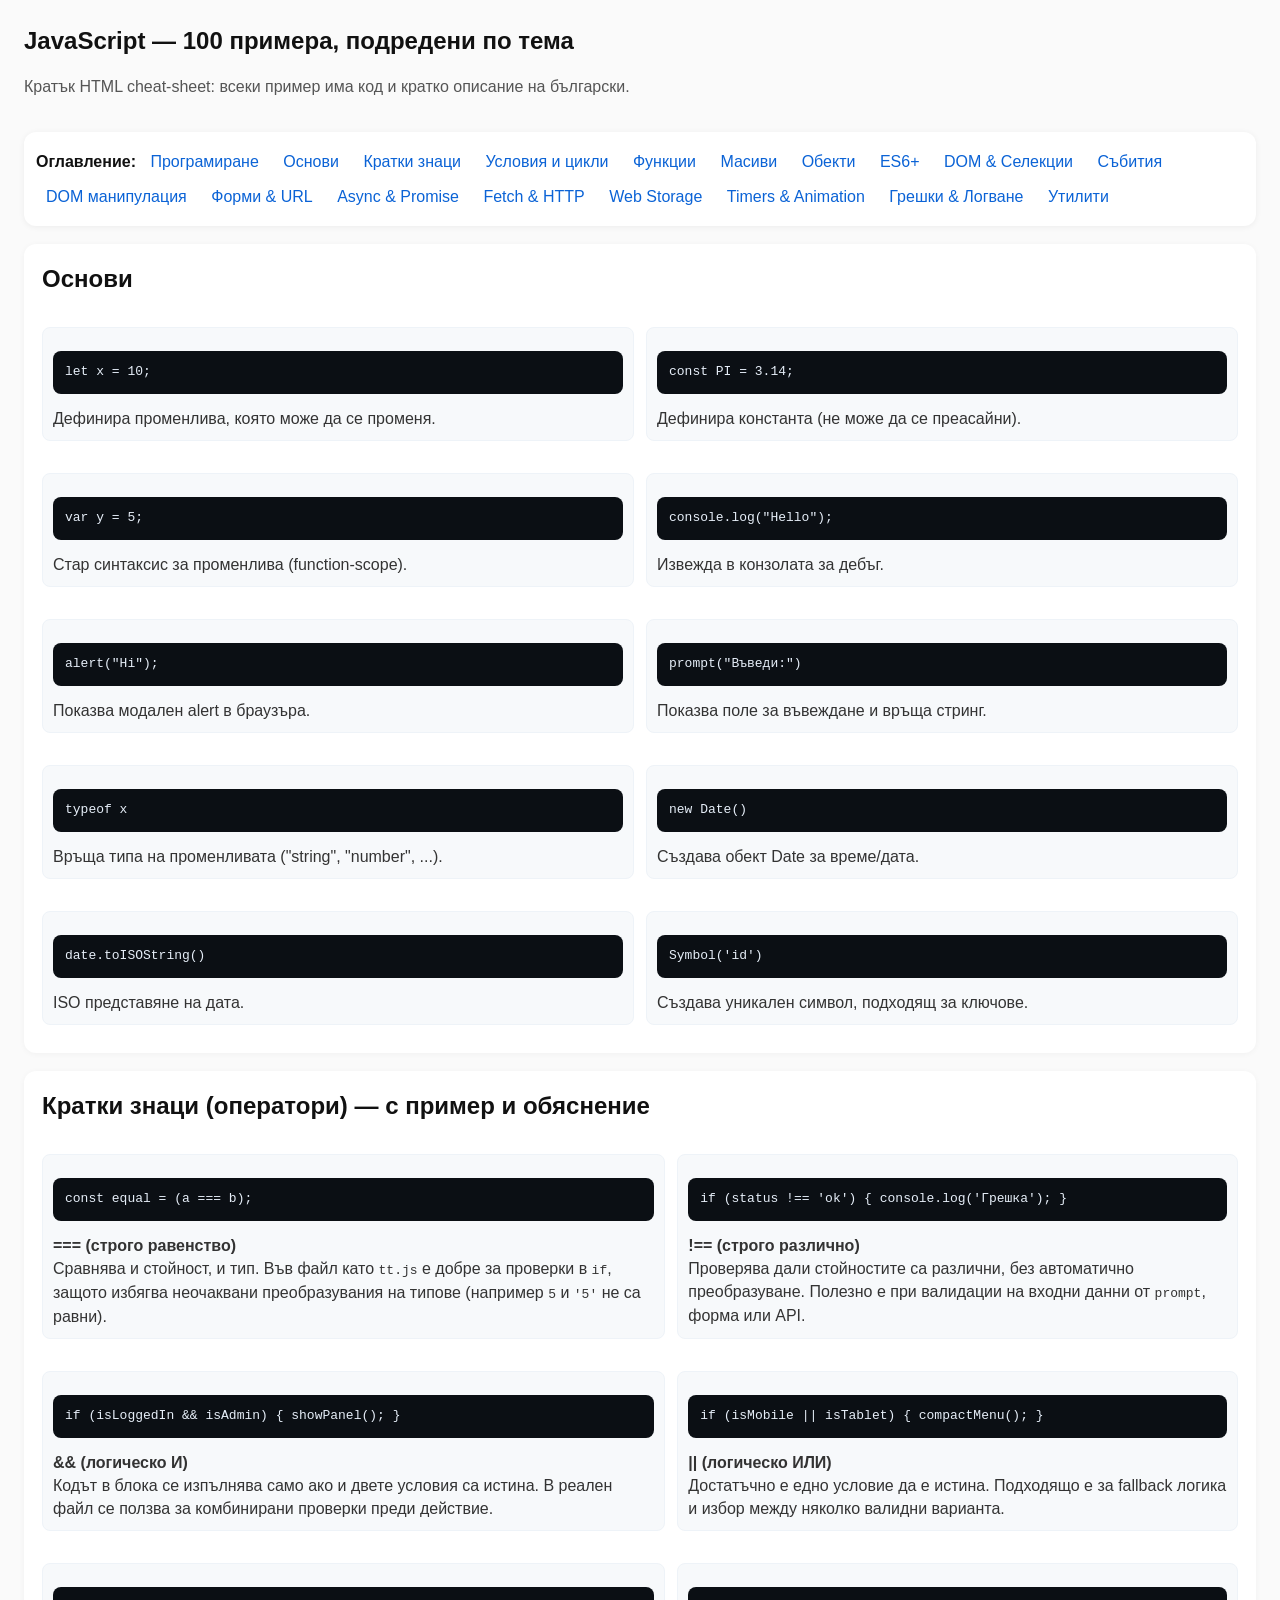
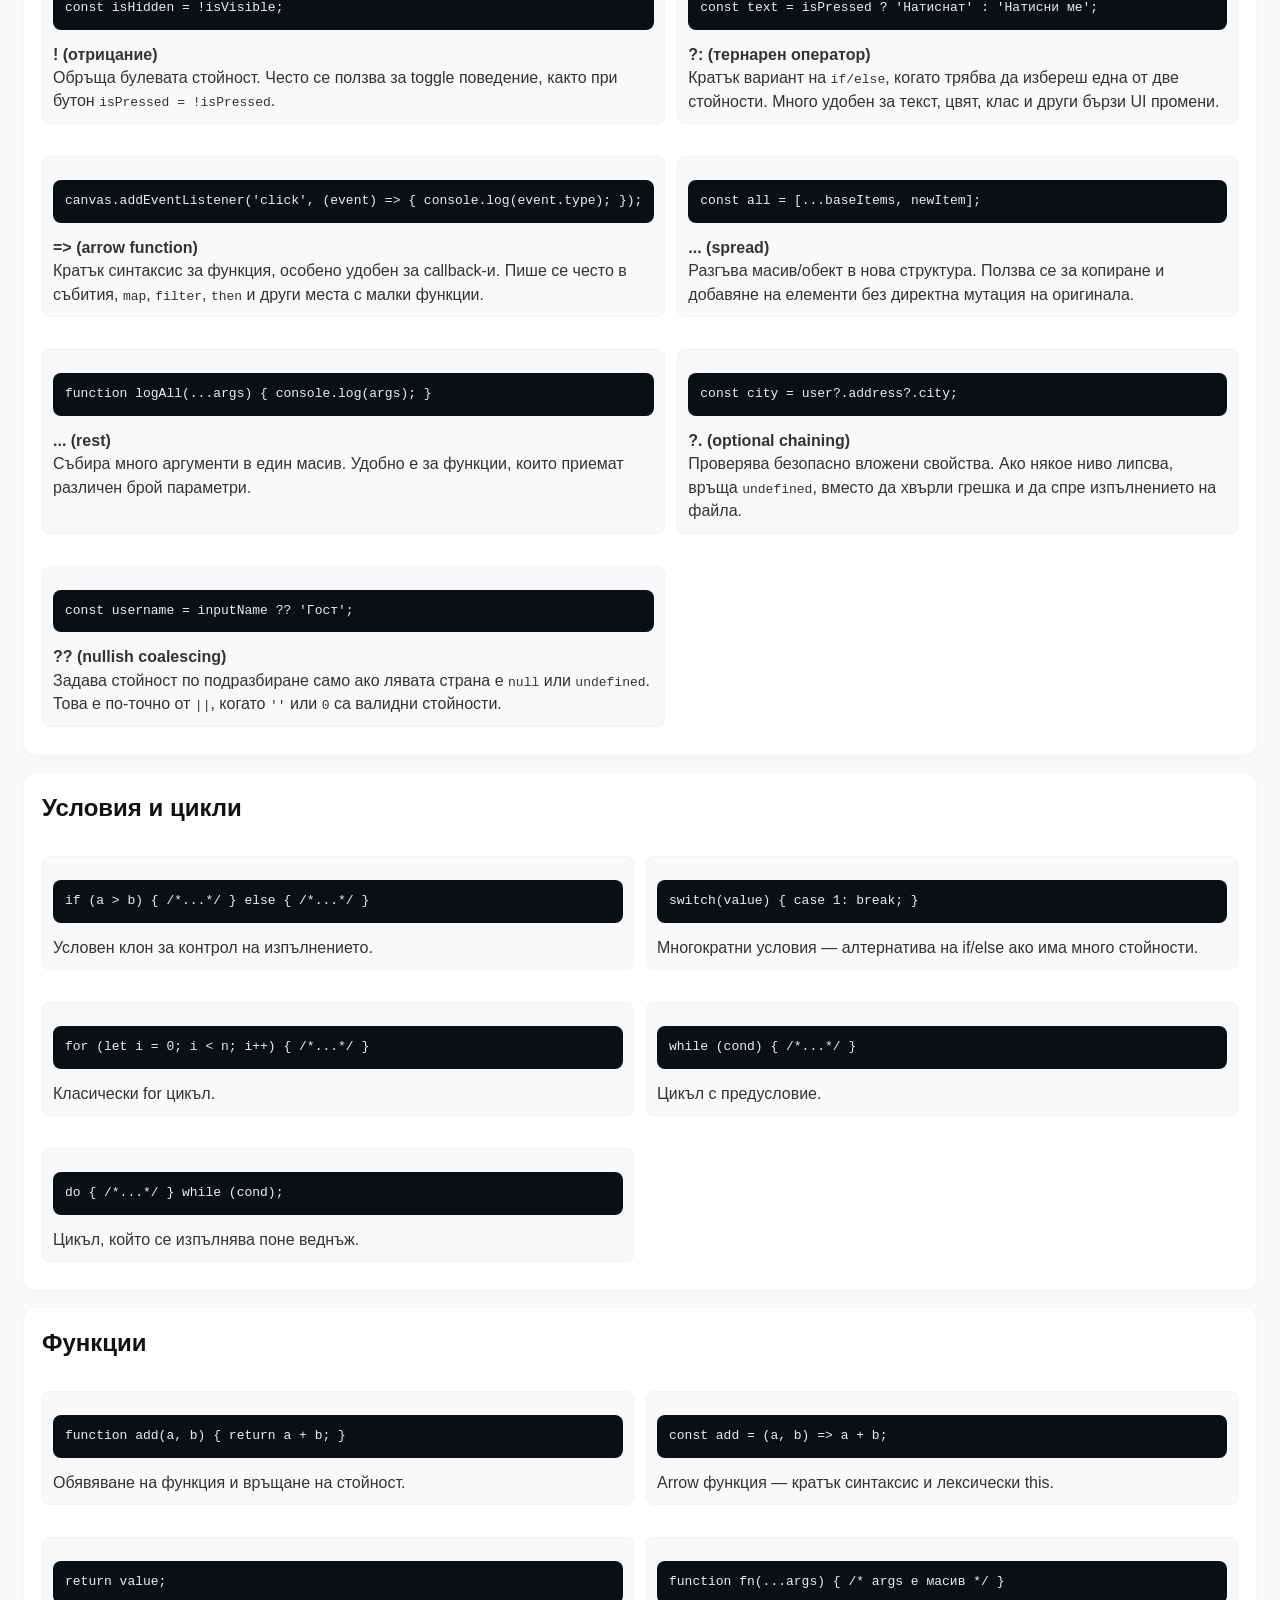
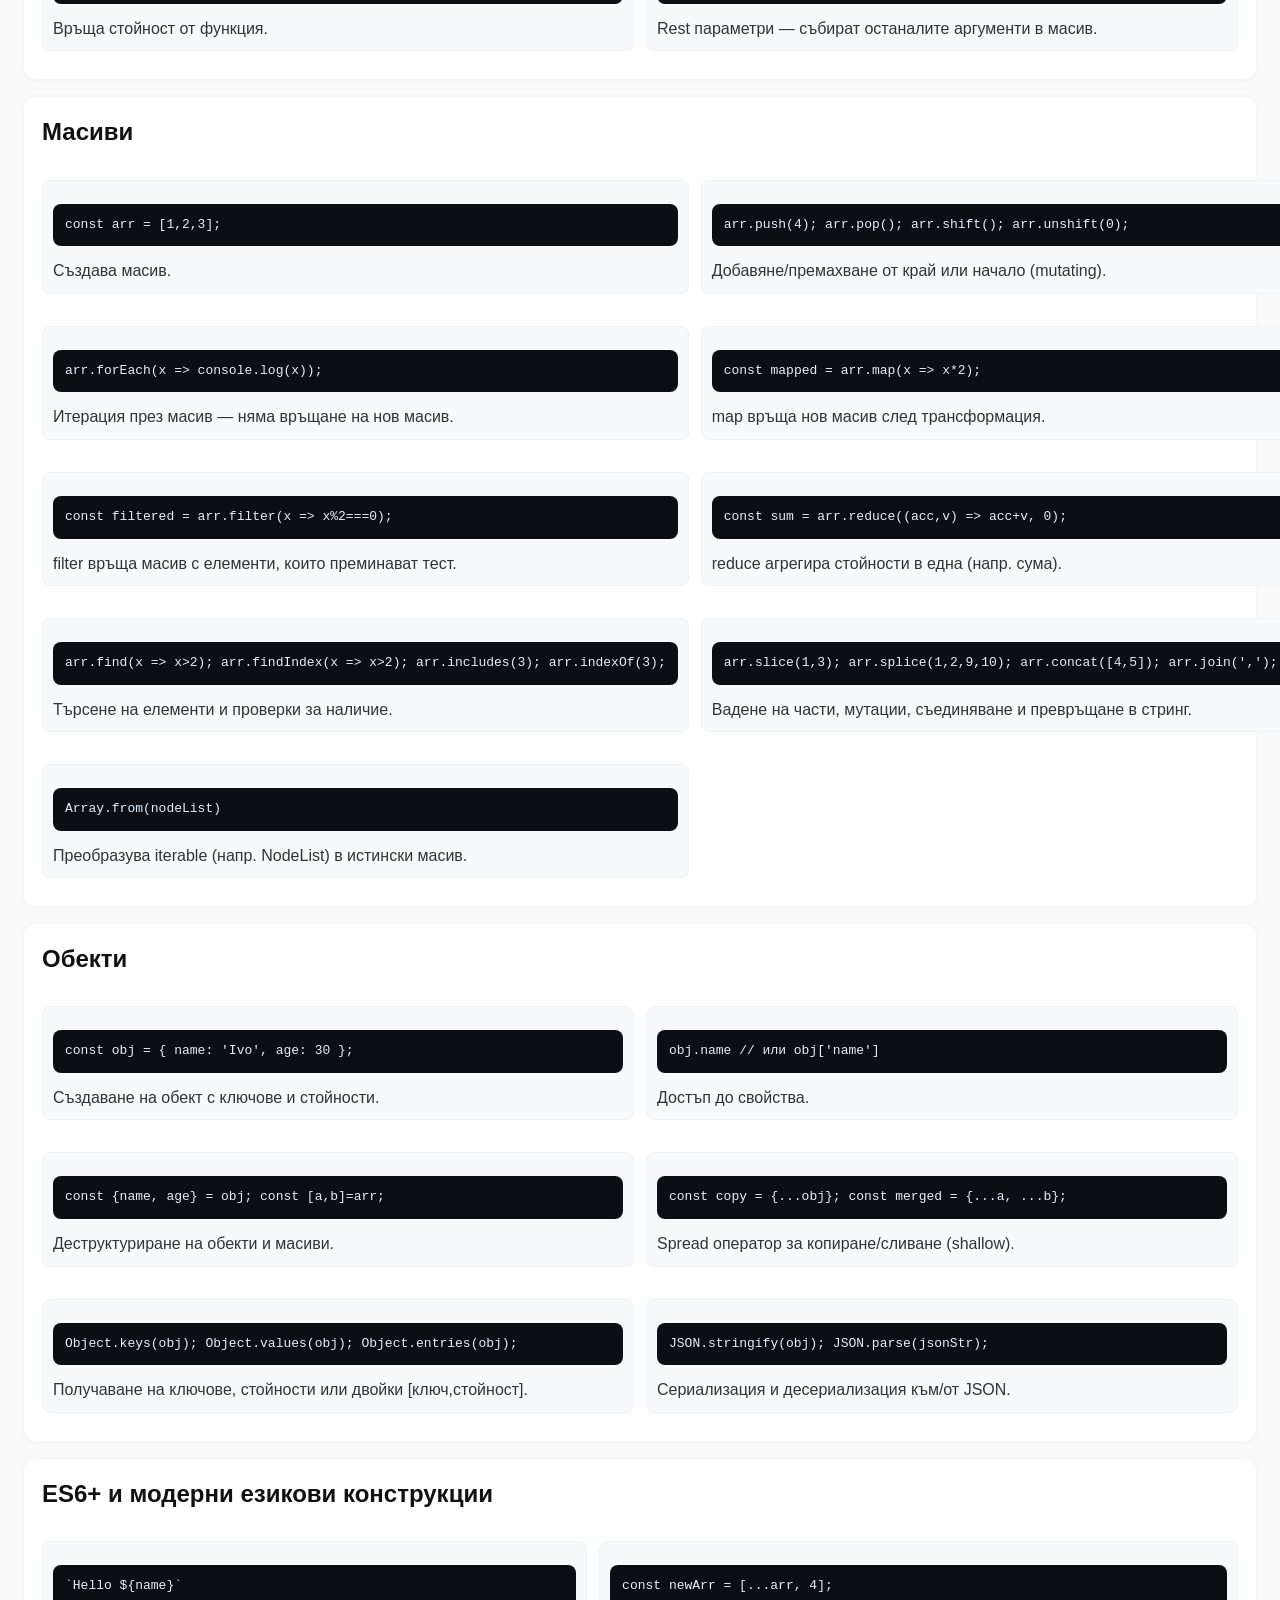
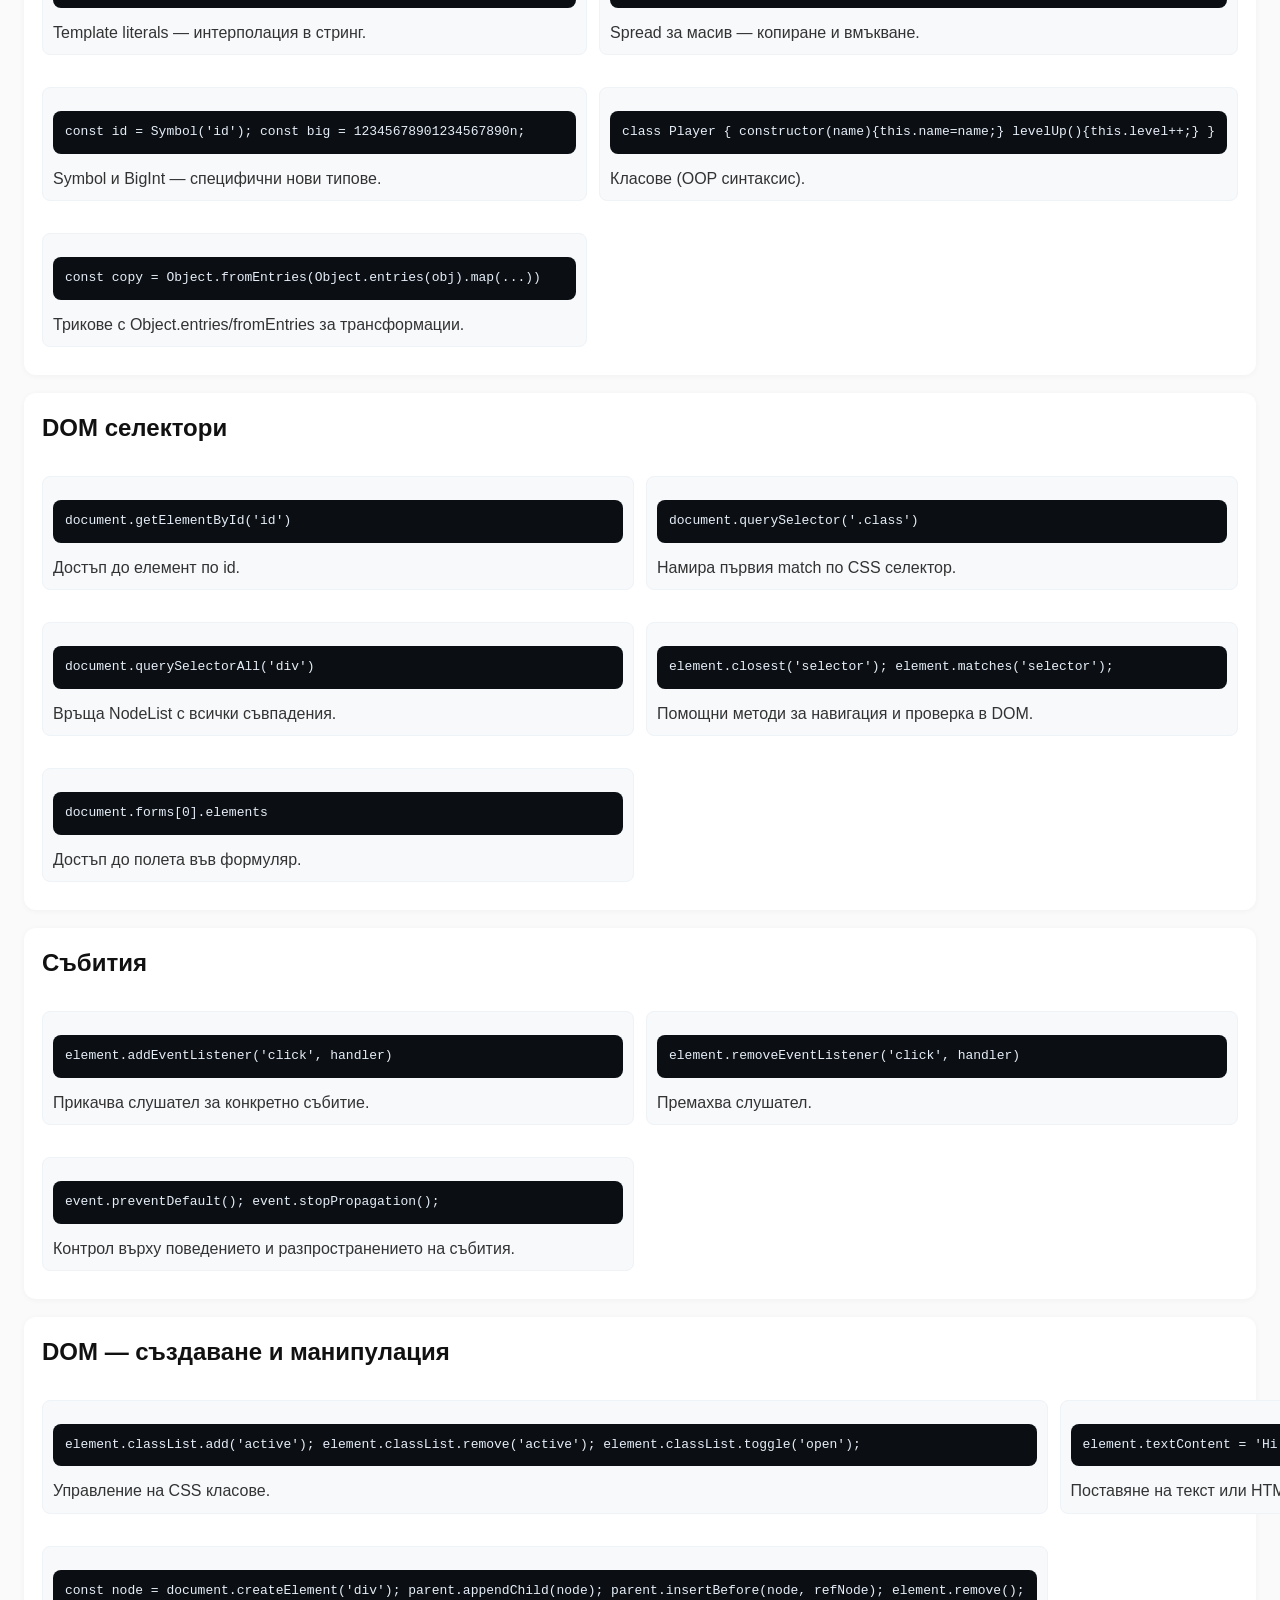
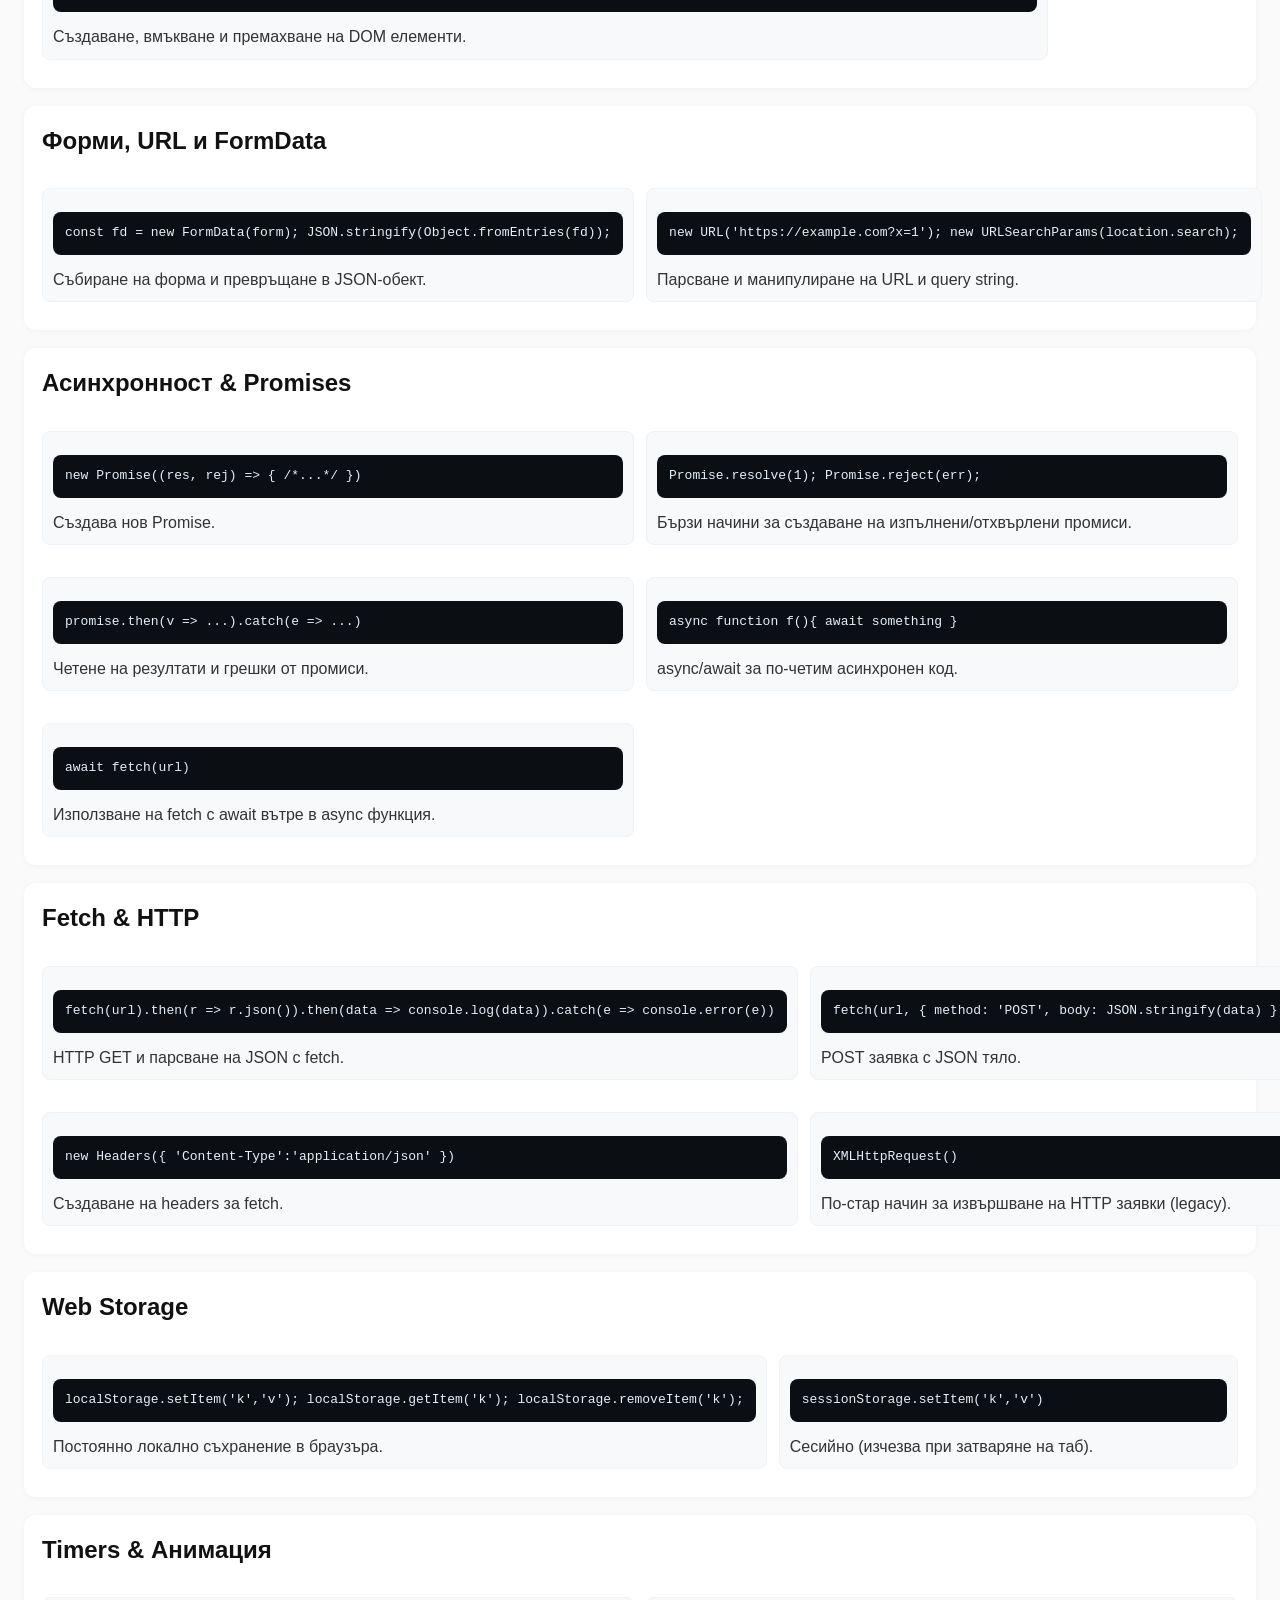
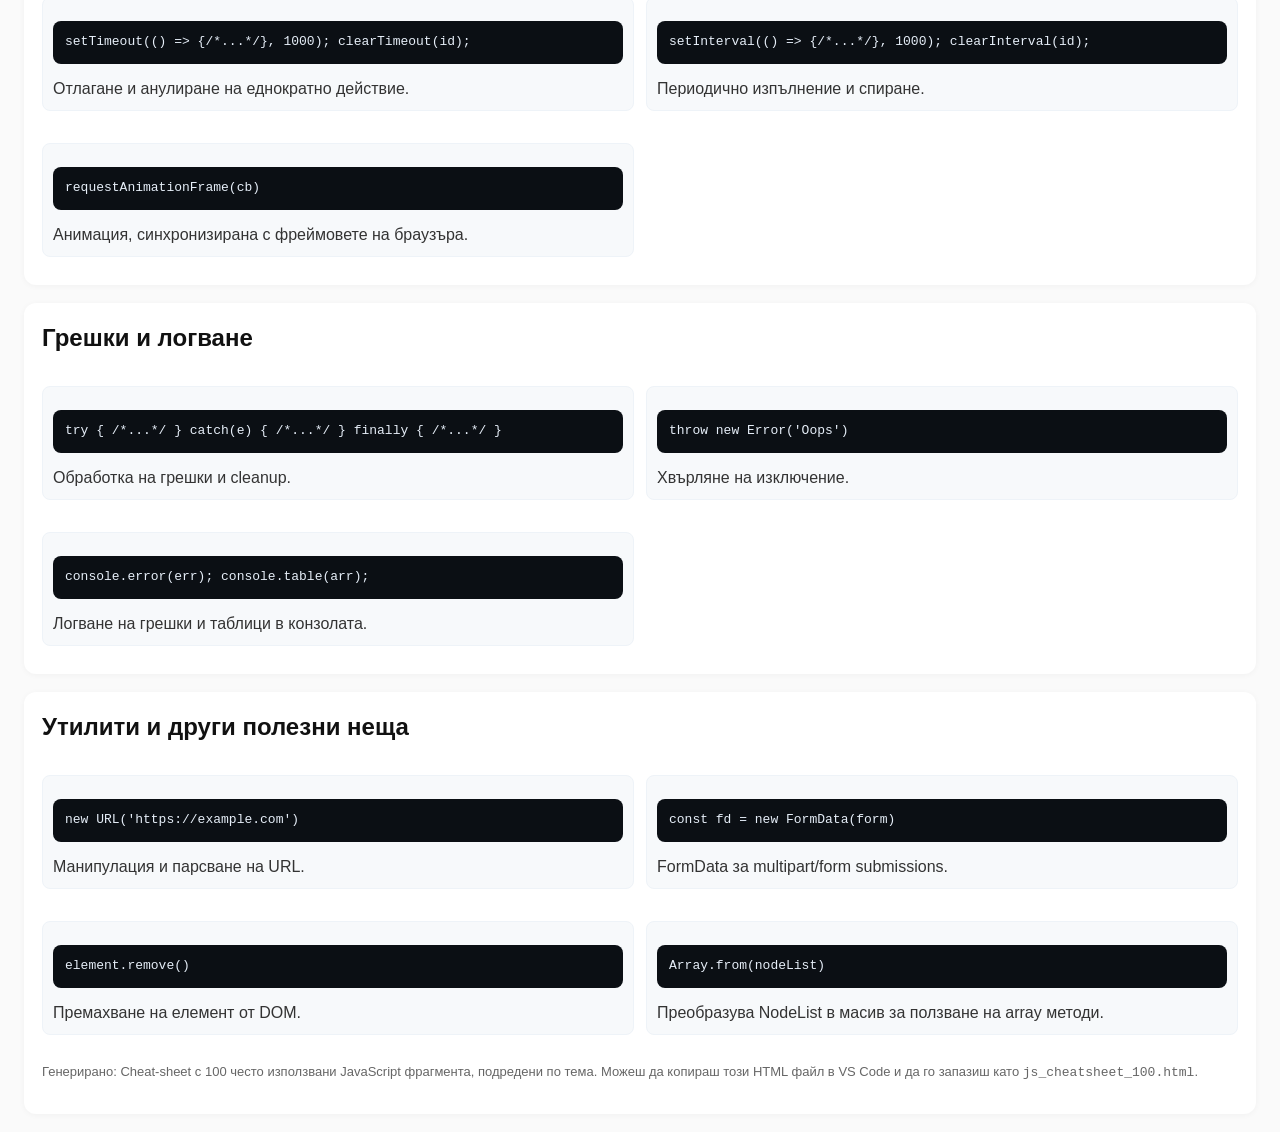
<file: index.html>
<!doctype html>
<html lang="en">
<head>
  <meta charset="utf-8">
  <meta name="viewport" content="width=device-width, initial-scale=1">
  <title>Redirecting...</title>
  <meta http-equiv="refresh" content="0; url=./100.html">
  <link rel="canonical" href="./100.html">
  <script>
    window.location.replace('./100.html');
  </script>
</head>
<body>
  <p>Redirecting to <a href="./100.html">100.html</a>...</p>
</body>
</html>
</file>
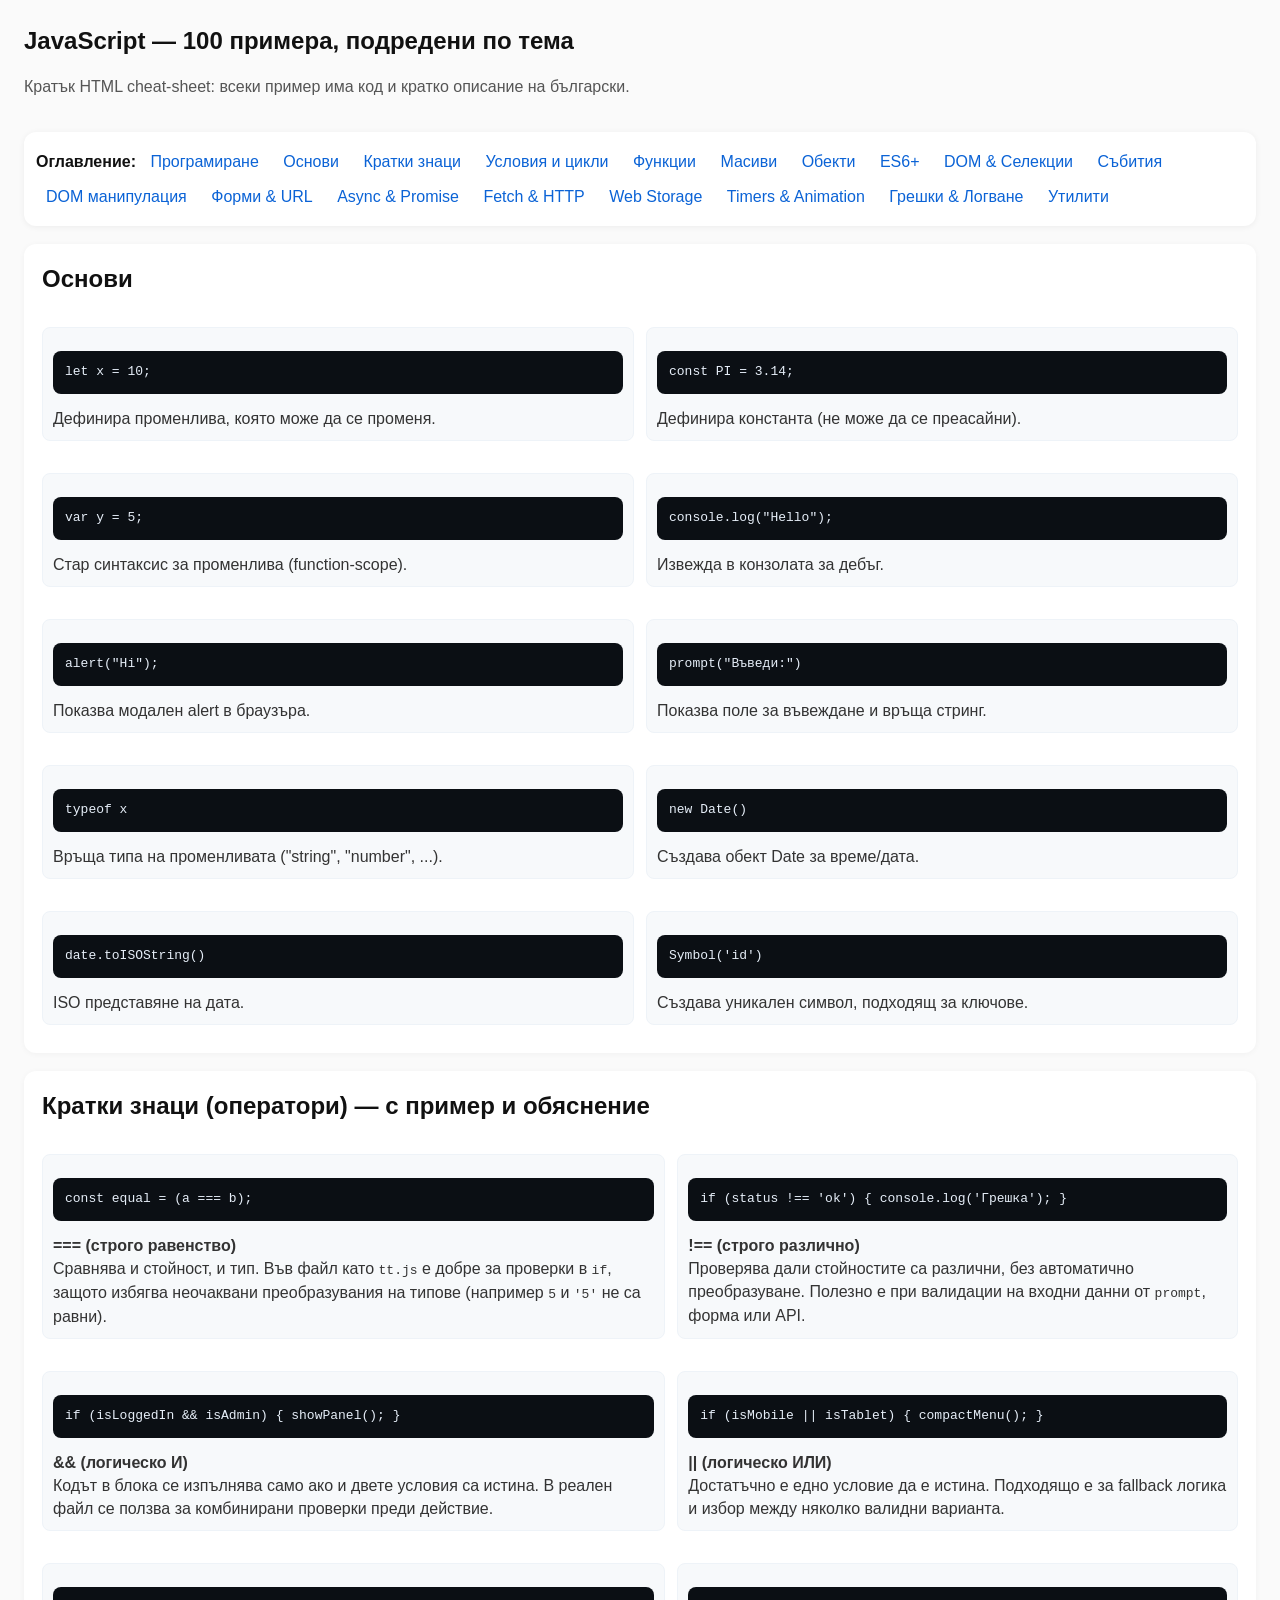
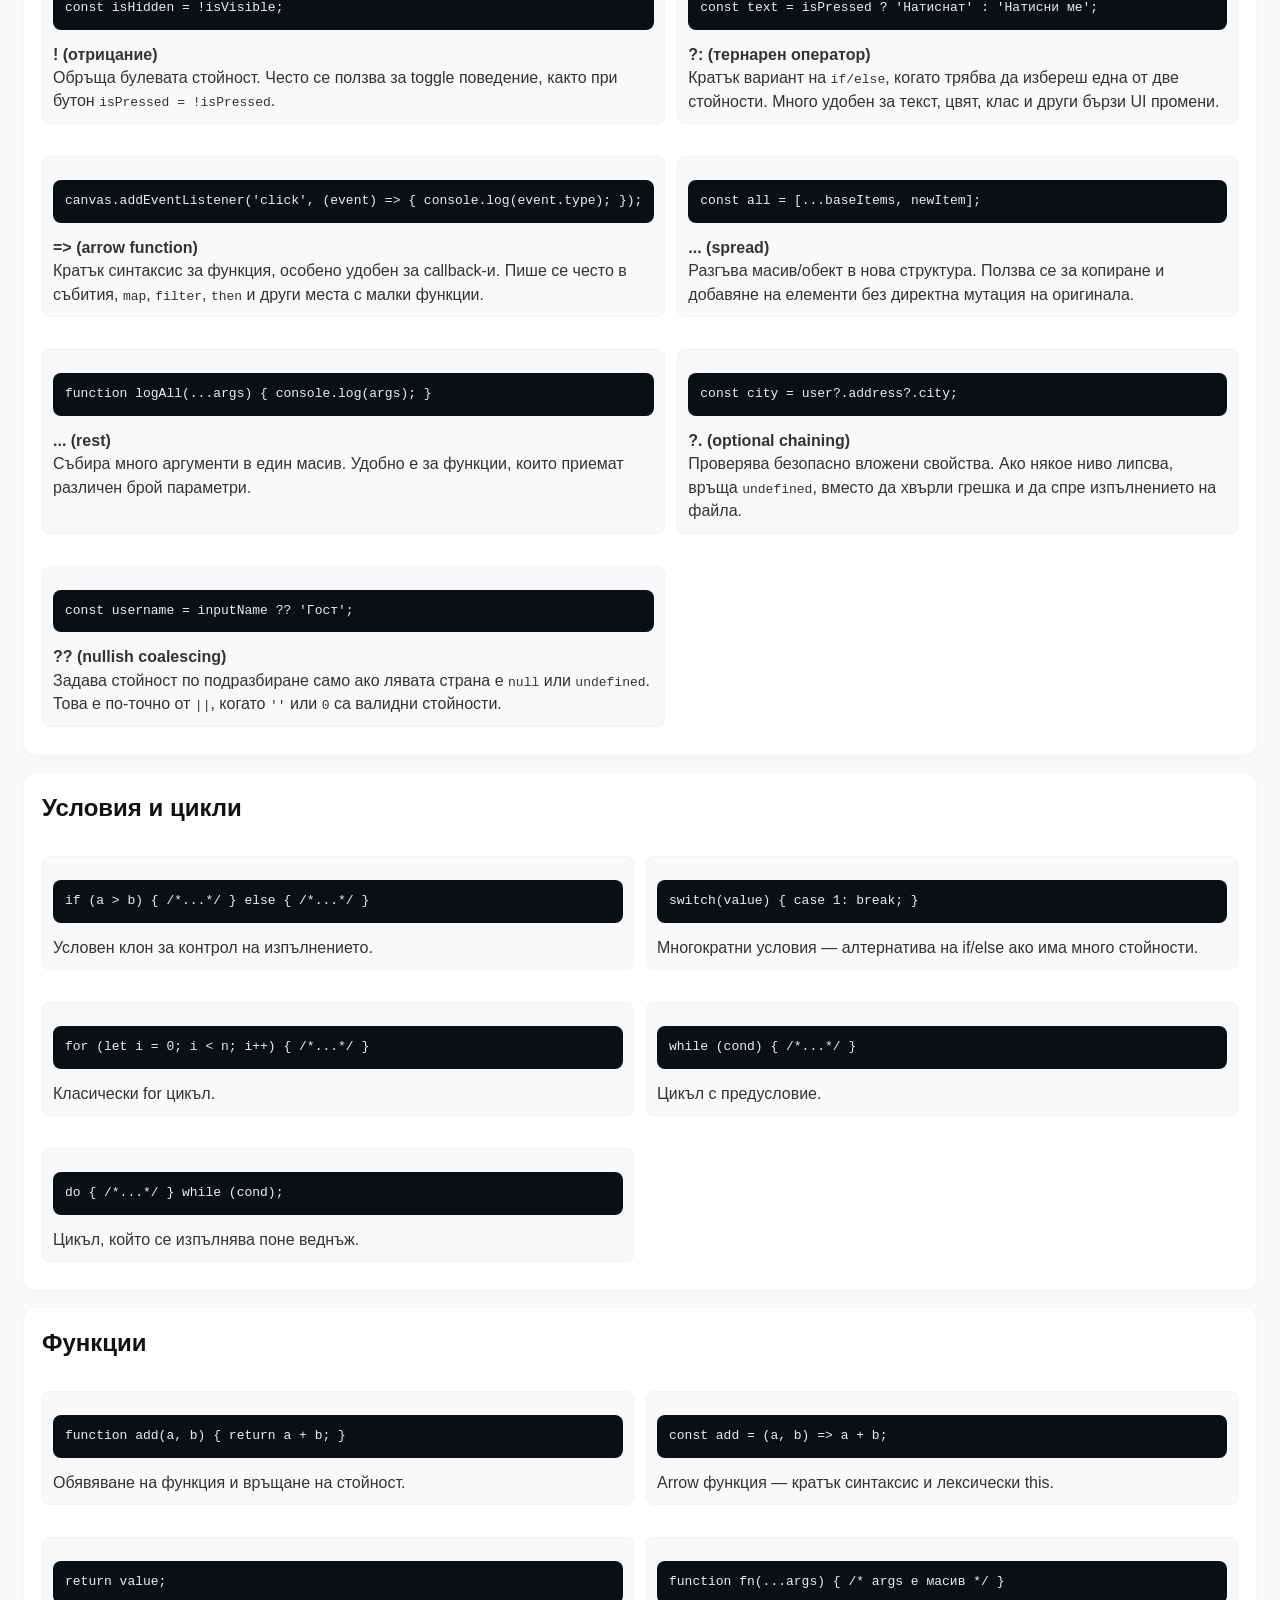
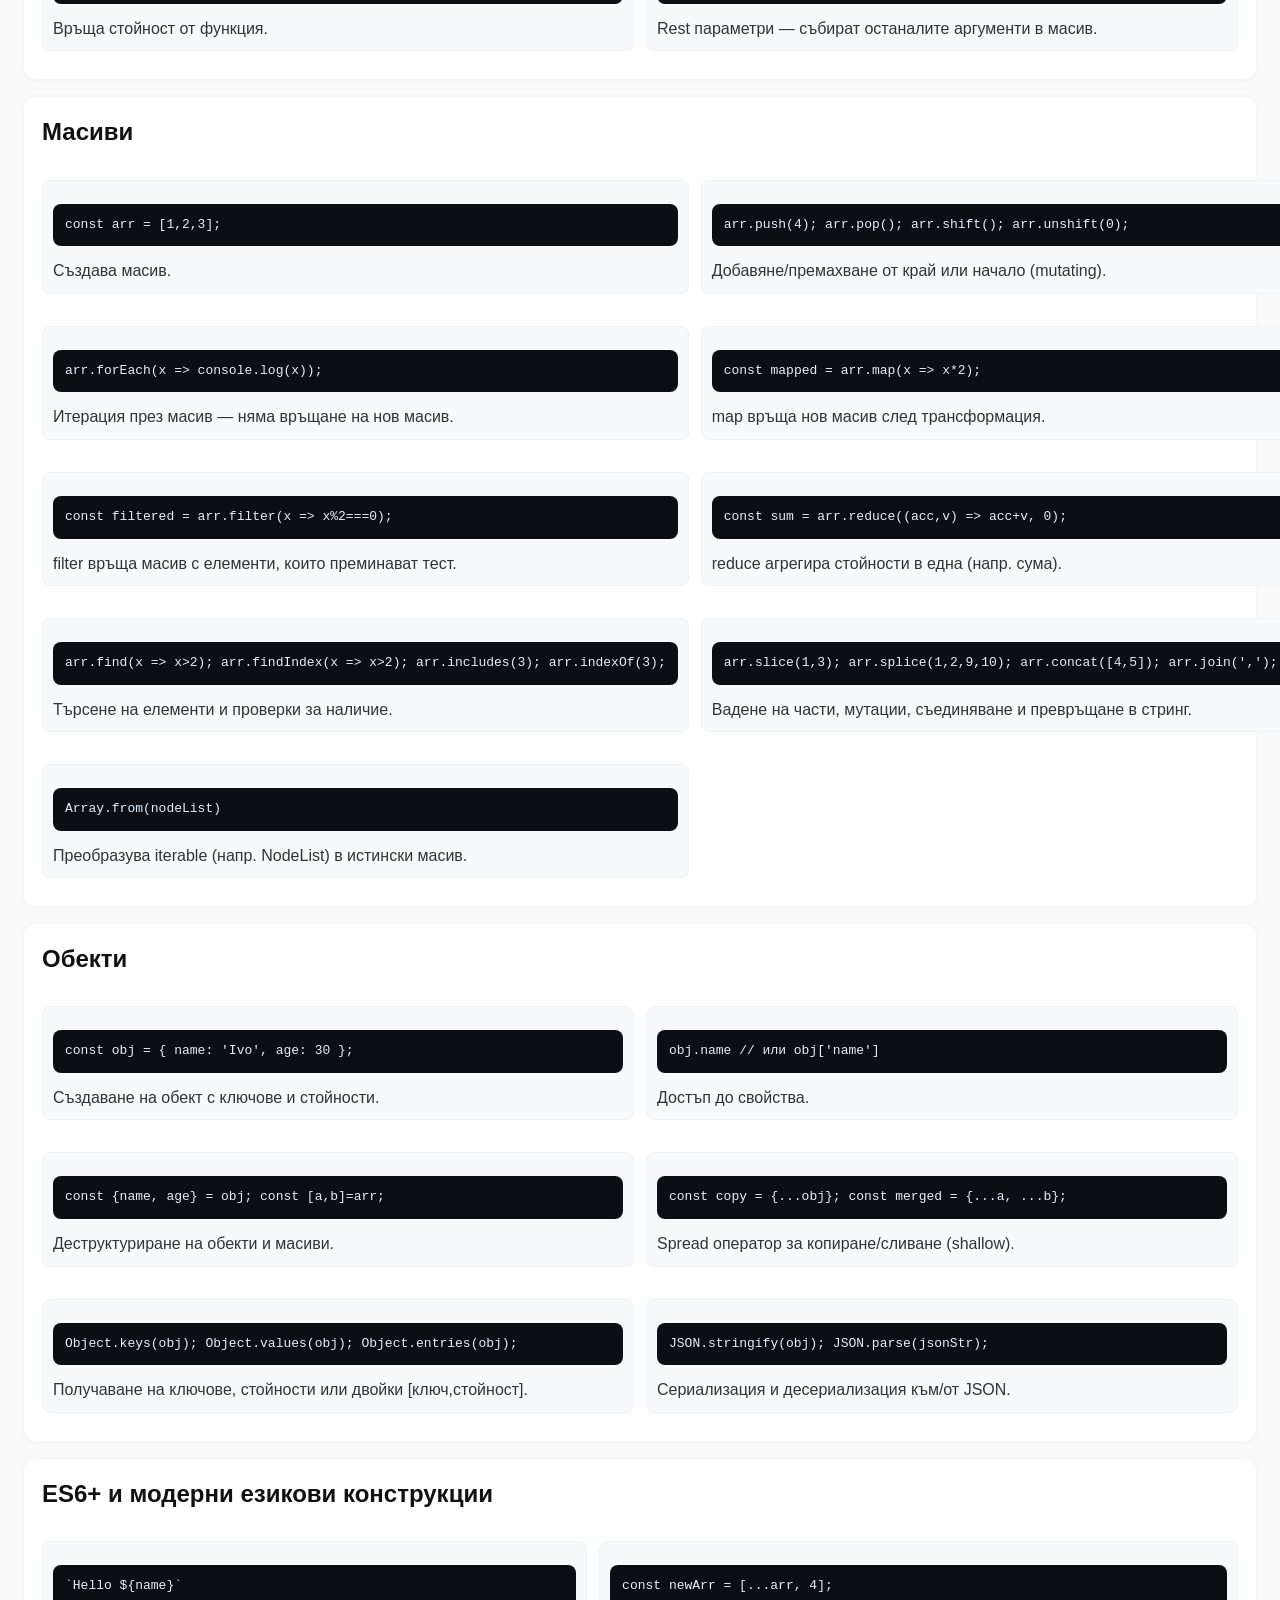
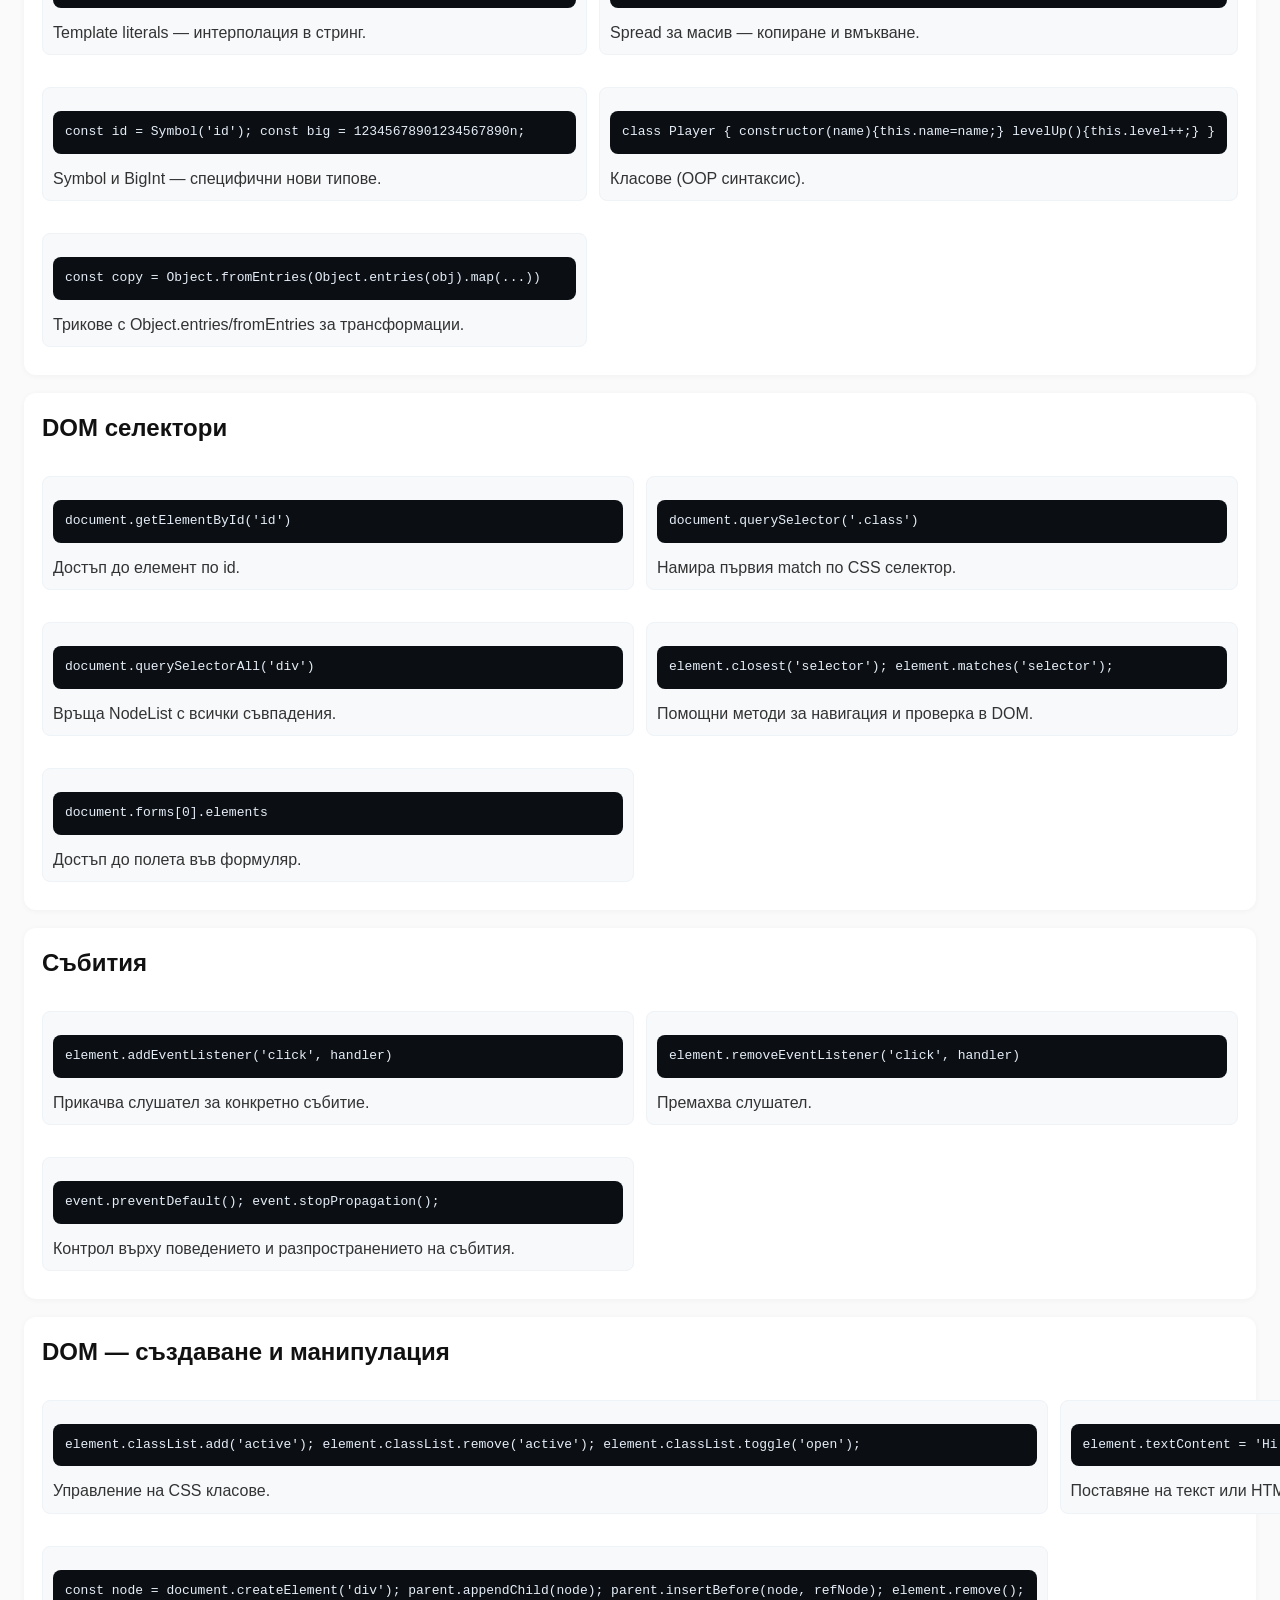
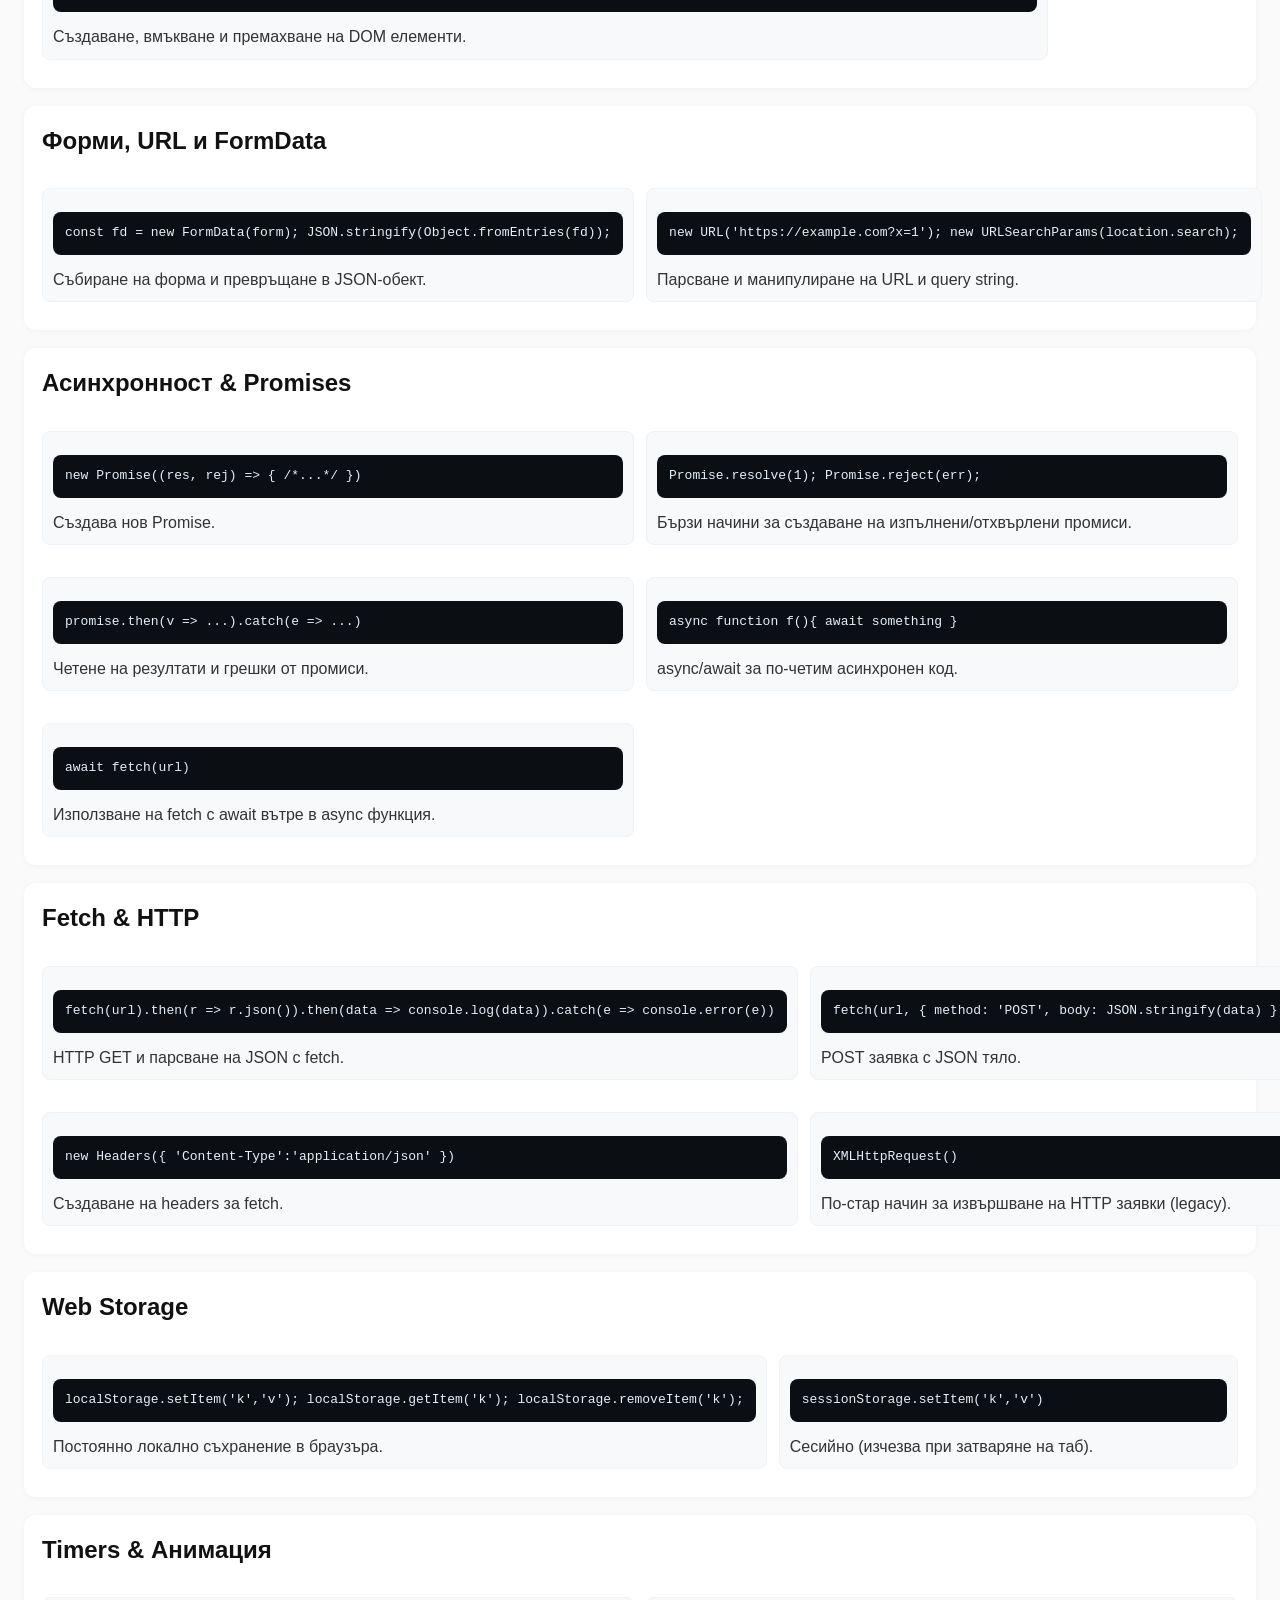
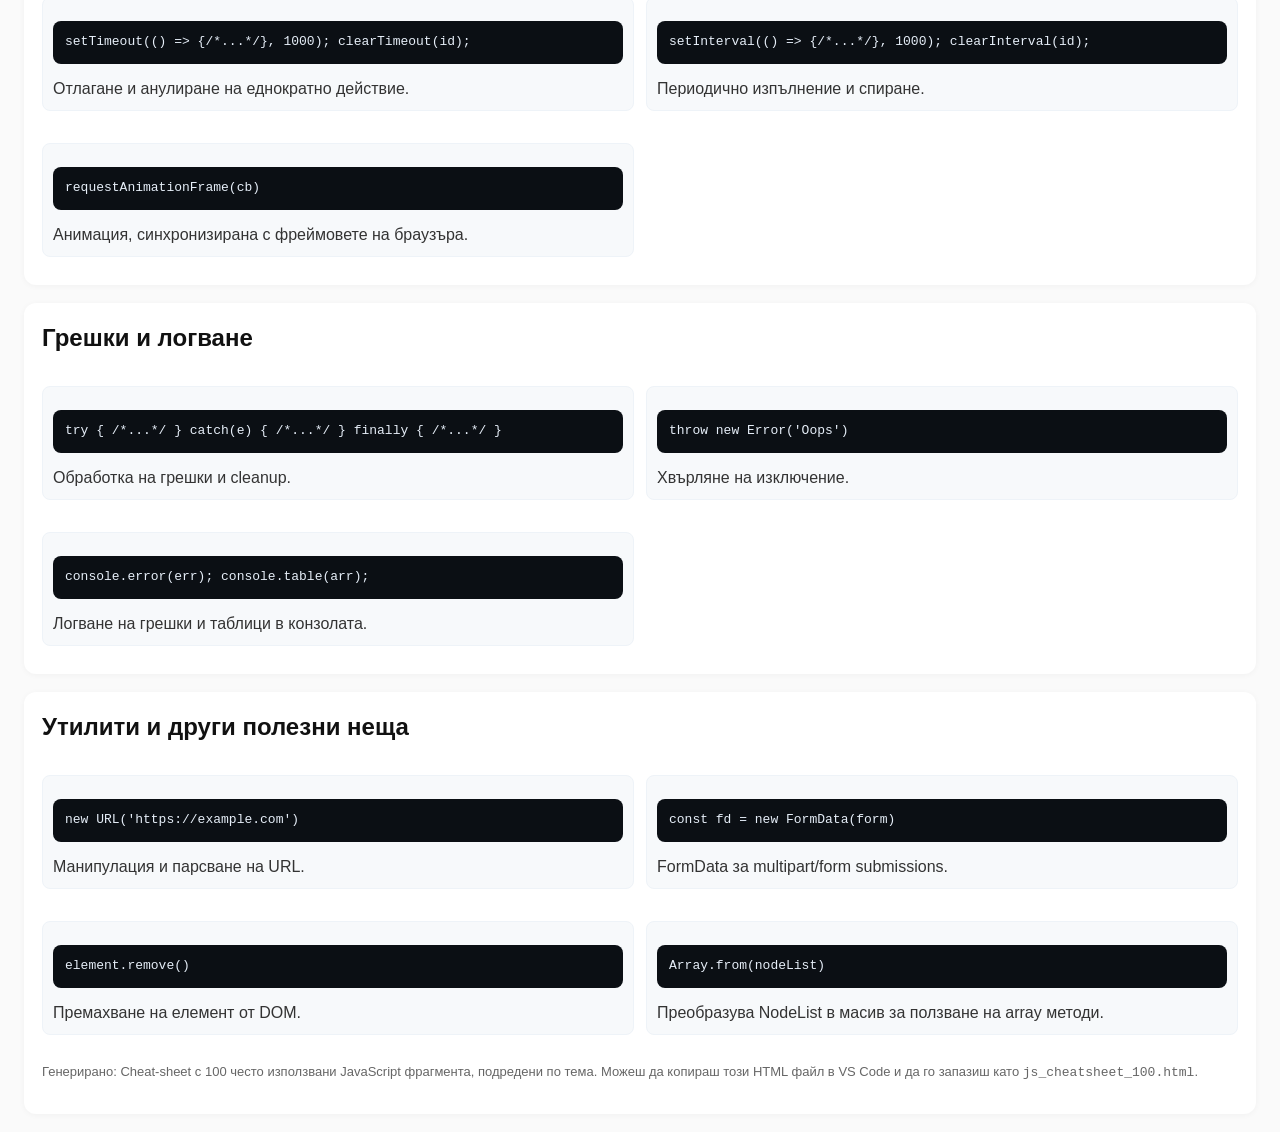
<file: 100.html>
<!doctype html>

<html lang="bg">
<head>
  <meta charset="utf-8">
  <meta name="viewport" content="width=device-width,initial-scale=1">
  <title>JavaScript — 100 примера, подредени по тема</title>
  <link rel="stylesheet" href="style.css">
</head>
<body>
  <header>
    <div>
      <h1>JavaScript — 100 примера, подредени по тема</h1>
      <p class="lead">Кратък HTML cheat-sheet: всеки пример има код и кратко описание на български.</p>
    </div>
  </header>  <nav>
    <strong>Оглавление:</strong>
    <a href="playground.html" target="_blank" rel="noopener noreferrer">Програмиране</a>
    <a href="#basics">Основи</a>
    <a href="#shortcuts">Кратки знаци</a>
    <a href="#control">Условия и цикли</a>
    <a href="#functions">Функции</a>
    <a href="#arrays">Масиви</a>
    <a href="#objects">Обекти</a>
    <a href="#es6">ES6+</a>
    <a href="#dom">DOM & Селекции</a>
    <a href="#events">Събития</a>
    <a href="#manipulate">DOM манипулация</a>
    <a href="#forms">Форми & URL</a>
    <a href="#async">Async & Promise</a>
    <a href="#fetch">Fetch & HTTP</a>
    <a href="#storage">Web Storage</a>
    <a href="#timers">Timers & Animation</a>
    <a href="#errors">Грешки & Логване</a>
    <a href="#utils">Утилити</a>
  </nav>  <!-- BASICS -->  <section id="basics">
    <h2>Основи</h2>
    <div class="grid">
      <div class="example">
        <pre><code>let x = 10;</code></pre>
        <div class="desc">Дефинира променлива, която може да се променя.</div>
      </div><div class="example">
    <pre><code>const PI = 3.14;</code></pre>
    <div class="desc">Дефинира константа (не може да се преасайни).</div>
  </div>

  <div class="example">
    <pre><code>var y = 5;</code></pre>
    <div class="desc">Стар синтаксис за променлива (function-scope).</div>
  </div>

  <div class="example">
    <pre><code>console.log("Hello");</code></pre>
    <div class="desc">Извежда в конзолата за дебъг.</div>
  </div>

  <div class="example">
    <pre><code>alert("Hi");</code></pre>
    <div class="desc">Показва модален alert в браузъра.</div>
  </div>

  <div class="example">
    <pre><code>prompt("Въведи:")</code></pre>
    <div class="desc">Показва поле за въвеждане и връща стринг.</div>
  </div>

  <div class="example">
    <pre><code>typeof x</code></pre>
    <div class="desc">Връща типа на променливата ("string", "number", ...).</div>
  </div>

  <div class="example">
    <pre><code>new Date()</code></pre>
    <div class="desc">Създава обект Date за време/дата.</div>
  </div>

  <div class="example">
    <pre><code>date.toISOString()</code></pre>
    <div class="desc">ISO представяне на дата.</div>
  </div>

  <div class="example">
    <pre><code>Symbol('id')</code></pre>
    <div class="desc">Създава уникален символ, подходящ за ключове.</div>
  </div>

</div>

  </section>  <!-- SHORTCUT SYMBOLS -->  <section id="shortcuts">
    <h2>Кратки знаци (оператори) — с пример и обяснение</h2>
    <div class="grid">
      <div class="example">
        <pre><code>const equal = (a === b);</code></pre>
        <div class="desc"><strong>=== (строго равенство)</strong><br>Сравнява и стойност, и тип. Във файл като <code>tt.js</code> е добре за проверки в <code>if</code>, защото избягва неочаквани преобразувания на типове (например <code>5</code> и <code>'5'</code> не са равни).</div>
      </div>

      <div class="example">
        <pre><code>if (status !== 'ok') { console.log('Грешка'); }</code></pre>
        <div class="desc"><strong>!== (строго различно)</strong><br>Проверява дали стойностите са различни, без автоматично преобразуване. Полезно е при валидации на входни данни от <code>prompt</code>, форма или API.</div>
      </div>

      <div class="example">
        <pre><code>if (isLoggedIn && isAdmin) { showPanel(); }</code></pre>
        <div class="desc"><strong>&amp;&amp; (логическо И)</strong><br>Кодът в блока се изпълнява само ако и двете условия са истина. В реален файл се ползва за комбинирани проверки преди действие.</div>
      </div>

      <div class="example">
        <pre><code>if (isMobile || isTablet) { compactMenu(); }</code></pre>
        <div class="desc"><strong>|| (логическо ИЛИ)</strong><br>Достатъчно е едно условие да е истина. Подходящо е за fallback логика и избор между няколко валидни варианта.</div>
      </div>

      <div class="example">
        <pre><code>const isHidden = !isVisible;</code></pre>
        <div class="desc"><strong>! (отрицание)</strong><br>Обръща булевата стойност. Често се ползва за toggle поведение, както при бутон <code>isPressed = !isPressed</code>.</div>
      </div>

      <div class="example">
        <pre><code>const text = isPressed ? 'Натиснат' : 'Натисни ме';</code></pre>
        <div class="desc"><strong>?: (тернарен оператор)</strong><br>Кратък вариант на <code>if/else</code>, когато трябва да избереш една от две стойности. Много удобен за текст, цвят, клас и други бързи UI промени.</div>
      </div>

      <div class="example">
        <pre><code>canvas.addEventListener('click', (event) =&gt; { console.log(event.type); });</code></pre>
        <div class="desc"><strong>=&gt; (arrow function)</strong><br>Кратък синтаксис за функция, особено удобен за callback-и. Пише се често в събития, <code>map</code>, <code>filter</code>, <code>then</code> и други места с малки функции.</div>
      </div>

      <div class="example">
        <pre><code>const all = [...baseItems, newItem];</code></pre>
        <div class="desc"><strong>... (spread)</strong><br>Разгъва масив/обект в нова структура. Ползва се за копиране и добавяне на елементи без директна мутация на оригинала.</div>
      </div>

      <div class="example">
        <pre><code>function logAll(...args) { console.log(args); }</code></pre>
        <div class="desc"><strong>... (rest)</strong><br>Събира много аргументи в един масив. Удобно е за функции, които приемат различен брой параметри.</div>
      </div>

      <div class="example">
        <pre><code>const city = user?.address?.city;</code></pre>
        <div class="desc"><strong>?. (optional chaining)</strong><br>Проверява безопасно вложени свойства. Ако някое ниво липсва, връща <code>undefined</code>, вместо да хвърли грешка и да спре изпълнението на файла.</div>
      </div>

      <div class="example">
        <pre><code>const username = inputName ?? 'Гост';</code></pre>
        <div class="desc"><strong>?? (nullish coalescing)</strong><br>Задава стойност по подразбиране само ако лявата страна е <code>null</code> или <code>undefined</code>. Това е по-точно от <code>||</code>, когато <code>''</code> или <code>0</code> са валидни стойности.</div>
      </div>
    </div>

  </section>  <!-- CONTROL FLOW -->  <section id="control">
    <h2>Условия и цикли</h2>
    <div class="grid">
      <div class="example">
        <pre><code>if (a > b) { /*...*/ } else { /*...*/ }</code></pre>
        <div class="desc">Условен клон за контрол на изпълнението.</div>
      </div><div class="example">
    <pre><code>switch(value) { case 1: break; }</code></pre>
    <div class="desc">Многократни условия — алтернатива на if/else ако има много стойности.</div>
  </div>

  <div class="example">
    <pre><code>for (let i = 0; i < n; i++) { /*...*/ }</code></pre>
    <div class="desc">Класически for цикъл.</div>
  </div>

  <div class="example">
    <pre><code>while (cond) { /*...*/ }</code></pre>
    <div class="desc">Цикъл с предусловие.</div>
  </div>

  <div class="example">
    <pre><code>do { /*...*/ } while (cond);</code></pre>
    <div class="desc">Цикъл, който се изпълнява поне веднъж.</div>
  </div>

</div>

  </section>  <!-- FUNCTIONS -->  <section id="functions">
    <h2>Функции</h2>
    <div class="grid">
      <div class="example">
        <pre><code>function add(a, b) { return a + b; }</code></pre>
        <div class="desc">Обявяване на функция и връщане на стойност.</div>
      </div><div class="example">
    <pre><code>const add = (a, b) =&gt; a + b;</code></pre>
    <div class="desc">Arrow функция — кратък синтаксис и лексически this.</div>
  </div>

  <div class="example">
    <pre><code>return value;</code></pre>
    <div class="desc">Връща стойност от функция.</div>
  </div>

  <div class="example">
    <pre><code>function fn(...args) { /* args е масив */ }</code></pre>
    <div class="desc">Rest параметри — събират останалите аргументи в масив.</div>
  </div>

</div>

  </section>  <!-- ARRAYS -->  <section id="arrays">
    <h2>Масиви</h2>
    <div class="grid">
      <div class="example">
        <pre><code>const arr = [1,2,3];</code></pre>
        <div class="desc">Създава масив.</div>
      </div><div class="example">
    <pre><code>arr.push(4); arr.pop(); arr.shift(); arr.unshift(0);</code></pre>
    <div class="desc">Добавяне/премахване от край или начало (mutating).</div>
  </div>

  <div class="example">
    <pre><code>arr.forEach(x =&gt; console.log(x));</code></pre>
    <div class="desc">Итерация през масив — няма връщане на нов масив.</div>
  </div>

  <div class="example">
    <pre><code>const mapped = arr.map(x =&gt; x*2);</code></pre>
    <div class="desc">map връща нов масив след трансформация.</div>
  </div>

  <div class="example">
    <pre><code>const filtered = arr.filter(x =&gt; x%2===0);</code></pre>
    <div class="desc">filter връща масив с елементи, които преминават тест.</div>
  </div>

  <div class="example">
    <pre><code>const sum = arr.reduce((acc,v) =&gt; acc+v, 0);</code></pre>
    <div class="desc">reduce агрегира стойности в една (напр. сума).</div>
  </div>

  <div class="example">
    <pre><code>arr.find(x =&gt; x&gt;2); arr.findIndex(x =&gt; x&gt;2); arr.includes(3); arr.indexOf(3);</code></pre>
    <div class="desc">Търсене на елементи и проверки за наличие.</div>
  </div>

  <div class="example">
    <pre><code>arr.slice(1,3); arr.splice(1,2,9,10); arr.concat([4,5]); arr.join(',');</code></pre>
    <div class="desc">Вадене на части, мутации, съединяване и превръщане в стринг.</div>
  </div>

  <div class="example">
    <pre><code>Array.from(nodeList)</code></pre>
    <div class="desc">Преобразува iterable (напр. NodeList) в истински масив.</div>
  </div>

</div>

  </section>  <!-- OBJECTS -->  <section id="objects">
    <h2>Обекти</h2>
    <div class="grid">
      <div class="example">
        <pre><code>const obj = { name: 'Ivo', age: 30 };</code></pre>
        <div class="desc">Създаване на обект с ключове и стойности.</div>
      </div><div class="example">
    <pre><code>obj.name // или obj['name']</code></pre>
    <div class="desc">Достъп до свойства.</div>
  </div>

  <div class="example">
    <pre><code>const {name, age} = obj; const [a,b]=arr;</code></pre>
    <div class="desc">Деструктуриране на обекти и масиви.</div>
  </div>

  <div class="example">
    <pre><code>const copy = {...obj}; const merged = {...a, ...b};</code></pre>
    <div class="desc">Spread оператор за копиране/сливане (shallow).</div>
  </div>

  <div class="example">
    <pre><code>Object.keys(obj); Object.values(obj); Object.entries(obj);</code></pre>
    <div class="desc">Получаване на ключове, стойности или двойки [ключ,стойност].</div>
  </div>

  <div class="example">
    <pre><code>JSON.stringify(obj); JSON.parse(jsonStr);</code></pre>
    <div class="desc">Сериализация и десериализация към/от JSON.</div>
  </div>

</div>

  </section>  <!-- ES6+ -->  <section id="es6">
    <h2>ES6+ и модерни езикови конструкции</h2>
    <div class="grid">
      <div class="example">
        <pre><code>`Hello ${name}`</code></pre>
        <div class="desc">Template literals — интерполация в стринг.</div>
      </div><div class="example">
    <pre><code>const newArr = [...arr, 4];</code></pre>
    <div class="desc">Spread за масив — копиране и вмъкване.</div>
  </div>

  <div class="example">
    <pre><code>const id = Symbol('id'); const big = 12345678901234567890n;</code></pre>
    <div class="desc">Symbol и BigInt — специфични нови типове.</div>
  </div>

  <div class="example">
    <pre><code>class Player { constructor(name){this.name=name;} levelUp(){this.level++;} }</code></pre>
    <div class="desc">Класове (OOP синтаксис).</div>
  </div>

  <div class="example">
    <pre><code>const copy = Object.fromEntries(Object.entries(obj).map(...))</code></pre>
    <div class="desc">Трикове с Object.entries/fromEntries за трансформации.</div>
  </div>

</div>

  </section>  <!-- DOM SELECT -->  <section id="dom">
    <h2>DOM селектори</h2>
    <div class="grid">
      <div class="example">
        <pre><code>document.getElementById('id')</code></pre>
        <div class="desc">Достъп до елемент по id.</div>
      </div><div class="example">
    <pre><code>document.querySelector('.class')</code></pre>
    <div class="desc">Намира първия match по CSS селектор.</div>
  </div>

  <div class="example">
    <pre><code>document.querySelectorAll('div')</code></pre>
    <div class="desc">Връща NodeList с всички съвпадения.</div>
  </div>

  <div class="example">
    <pre><code>element.closest('selector'); element.matches('selector');</code></pre>
    <div class="desc">Помощни методи за навигация и проверка в DOM.</div>
  </div>

  <div class="example">
    <pre><code>document.forms[0].elements</code></pre>
    <div class="desc">Достъп до полета във формуляр.</div>
  </div>

</div>

  </section>  <!-- EVENTS -->  <section id="events">
    <h2>Събития</h2>
    <div class="grid">
      <div class="example">
        <pre><code>element.addEventListener('click', handler)</code></pre>
        <div class="desc">Прикачва слушател за конкретно събитие.</div>
      </div><div class="example">
    <pre><code>element.removeEventListener('click', handler)</code></pre>
    <div class="desc">Премахва слушател.</div>
  </div>

  <div class="example">
    <pre><code>event.preventDefault(); event.stopPropagation();</code></pre>
    <div class="desc">Контрол върху поведението и разпространението на събития.</div>
  </div>

</div>

  </section>  <!-- DOM MANIP -->  <section id="manipulate">
    <h2>DOM — създаване и манипулация</h2>
    <div class="grid">
      <div class="example">
        <pre><code>element.classList.add('active'); element.classList.remove('active'); element.classList.toggle('open');</code></pre>
        <div class="desc">Управление на CSS класове.</div>
      </div><div class="example">
    <pre><code>element.textContent = 'Hi'; element.innerHTML = '&lt;b&gt;Hi&lt;/b&gt;';</code></pre>
    <div class="desc">Поставяне на текст или HTML (внимание: XSS при innerHTML).</div>
  </div>

  <div class="example">
    <pre><code>const node = document.createElement('div'); parent.appendChild(node); parent.insertBefore(node, refNode); element.remove();</code></pre>
    <div class="desc">Създаване, вмъкване и премахване на DOM елементи.</div>
  </div>

</div>

  </section>  <!-- FORMS & URL -->  <section id="forms">
    <h2>Форми, URL и FormData</h2>
    <div class="grid">
      <div class="example">
        <pre><code>const fd = new FormData(form); JSON.stringify(Object.fromEntries(fd));</code></pre>
        <div class="desc">Събиране на форма и превръщане в JSON-обект.</div>
      </div><div class="example">
    <pre><code>new URL('https://example.com?x=1'); new URLSearchParams(location.search);</code></pre>
    <div class="desc">Парсване и манипулиране на URL и query string.</div>
  </div>

</div>

  </section>  <!-- ASYNC & PROMISE -->  <section id="async">
    <h2>Асинхронност & Promises</h2>
    <div class="grid">
      <div class="example">
        <pre><code>new Promise((res, rej) =&gt; { /*...*/ })</code></pre>
        <div class="desc">Създава нов Promise.</div>
      </div><div class="example">
    <pre><code>Promise.resolve(1); Promise.reject(err);</code></pre>
    <div class="desc">Бързи начини за създаване на изпълнени/отхвърлени промиси.</div>
  </div>

  <div class="example">
    <pre><code>promise.then(v =&gt; ...).catch(e =&gt; ...)</code></pre>
    <div class="desc">Четенe на резултати и грешки от промиси.</div>
  </div>

  <div class="example">
    <pre><code>async function f(){ await something }</code></pre>
    <div class="desc">async/await за по-четим асинхронен код.</div>
  </div>

  <div class="example">
    <pre><code>await fetch(url)</code></pre>
    <div class="desc">Използване на fetch с await вътре в async функция.</div>
  </div>

</div>

  </section>  <!-- FETCH & HTTP -->  <section id="fetch">
    <h2>Fetch & HTTP</h2>
    <div class="grid">
      <div class="example">
        <pre><code>fetch(url).then(r =&gt; r.json()).then(data =&gt; console.log(data)).catch(e =&gt; console.error(e))</code></pre>
        <div class="desc">HTTP GET и парсване на JSON с fetch.</div>
      </div><div class="example">
    <pre><code>fetch(url, { method: 'POST', body: JSON.stringify(data) })</code></pre>
    <div class="desc">POST заявка с JSON тяло.</div>
  </div>

  <div class="example">
    <pre><code>new Headers({ 'Content-Type':'application/json' })</code></pre>
    <div class="desc">Създаване на headers за fetch.</div>
  </div>

  <div class="example">
    <pre><code>XMLHttpRequest()</code></pre>
    <div class="desc">По-стар начин за извършване на HTTP заявки (legacy).</div>
  </div>

</div>

  </section>  <!-- STORAGE -->  <section id="storage">
    <h2>Web Storage</h2>
    <div class="grid">
      <div class="example">
        <pre><code>localStorage.setItem('k','v'); localStorage.getItem('k'); localStorage.removeItem('k');</code></pre>
        <div class="desc">Постоянно локално съхранение в браузъра.</div>
      </div><div class="example">
    <pre><code>sessionStorage.setItem('k','v')</code></pre>
    <div class="desc">Сесийно (изчезва при затваряне на таб).</div>
  </div>

</div>

  </section>  <!-- TIMERS & ANIMATION -->  <section id="timers">
    <h2>Timers & Анимация</h2>
    <div class="grid">
      <div class="example">
        <pre><code>setTimeout(() =&gt; {/*...*/}, 1000); clearTimeout(id);</code></pre>
        <div class="desc">Отлагане и анулиране на еднократно действие.</div>
      </div><div class="example">
    <pre><code>setInterval(() =&gt; {/*...*/}, 1000); clearInterval(id);</code></pre>
    <div class="desc">Периодично изпълнение и спиране.</div>
  </div>

  <div class="example">
    <pre><code>requestAnimationFrame(cb)</code></pre>
    <div class="desc">Анимация, синхронизирана с фреймовете на браузъра.</div>
  </div>

</div>

  </section>  <!-- ERRORS -->  <section id="errors">
    <h2>Грешки и логване</h2>
    <div class="grid">
      <div class="example">
        <pre><code>try { /*...*/ } catch(e) { /*...*/ } finally { /*...*/ }</code></pre>
        <div class="desc">Обработка на грешки и cleanup.</div>
      </div><div class="example">
    <pre><code>throw new Error('Oops')</code></pre>
    <div class="desc">Хвърляне на изключение.</div>
  </div>

  <div class="example">
    <pre><code>console.error(err); console.table(arr);</code></pre>
    <div class="desc">Логване на грешки и таблици в конзолата.</div>
  </div>

</div>

  </section>  <!-- UTILS -->  <section id="utils">
    <h2>Утилити и други полезни неща</h2>
    <div class="grid">
      <div class="example">
        <pre><code>new URL('https://example.com')</code></pre>
        <div class="desc">Манипулация и парсване на URL.</div>
      </div><div class="example">
    <pre><code>const fd = new FormData(form)</code></pre>
    <div class="desc">FormData за multipart/form submissions.</div>
  </div>

  <div class="example">
    <pre><code>element.remove()</code></pre>
    <div class="desc">Премахване на елемент от DOM.</div>
  </div>

  <div class="example">
    <pre><code>Array.from(nodeList)</code></pre>
    <div class="desc">Преобразува NodeList в масив за ползване на array методи.</div>
  </div>

</div>

<footer>
  <p>Генерирано: Cheat-sheet с 100 често използвани JavaScript фрагмента, подредени по тема. Можеш да копираш този HTML файл в VS Code и да го запазиш като <code>js_cheatsheet_100.html</code>.</p>
</footer>

  </section></body>
</html>
</file>
<file: style.css>
body{font-family:Inter,Segoe UI,Roboto,Arial;line-height:1.45;margin:0;padding:24px;background:#fafafa;color:#111}
header{display:flex;align-items:center;gap:16px}
h1{margin:0;font-size:24px}
p.lead{color:#555}
nav{margin:18px 0;padding:12px;background:#fff;border-radius:12px;box-shadow:0 1px 6px rgba(0,0,0,0.06)}
nav a{display:inline-block;margin:6px 10px;color:#0b63d6;text-decoration:none}
section{margin-top:18px;background:#fff;padding:18px;border-radius:12px;box-shadow:0 1px 6px rgba(0,0,0,0.04)}
h2{margin-top:0}
.example{margin:10px 0;padding:10px;border-radius:8px;background:#f7f9fb;border:1px solid #eef3f8}
pre{background:#0b0f14;color:#e6eef8;padding:12px;border-radius:8px;overflow:auto}
code{font-family:monospace}
.desc{margin-top:6px;color:#333}
footer{margin-top:18px;color:#666;font-size:13px}
.grid{display:grid;grid-template-columns:1fr 1fr;gap:12px}
@media(max-width:900px){.grid{grid-template-columns:1fr}}
</file>
